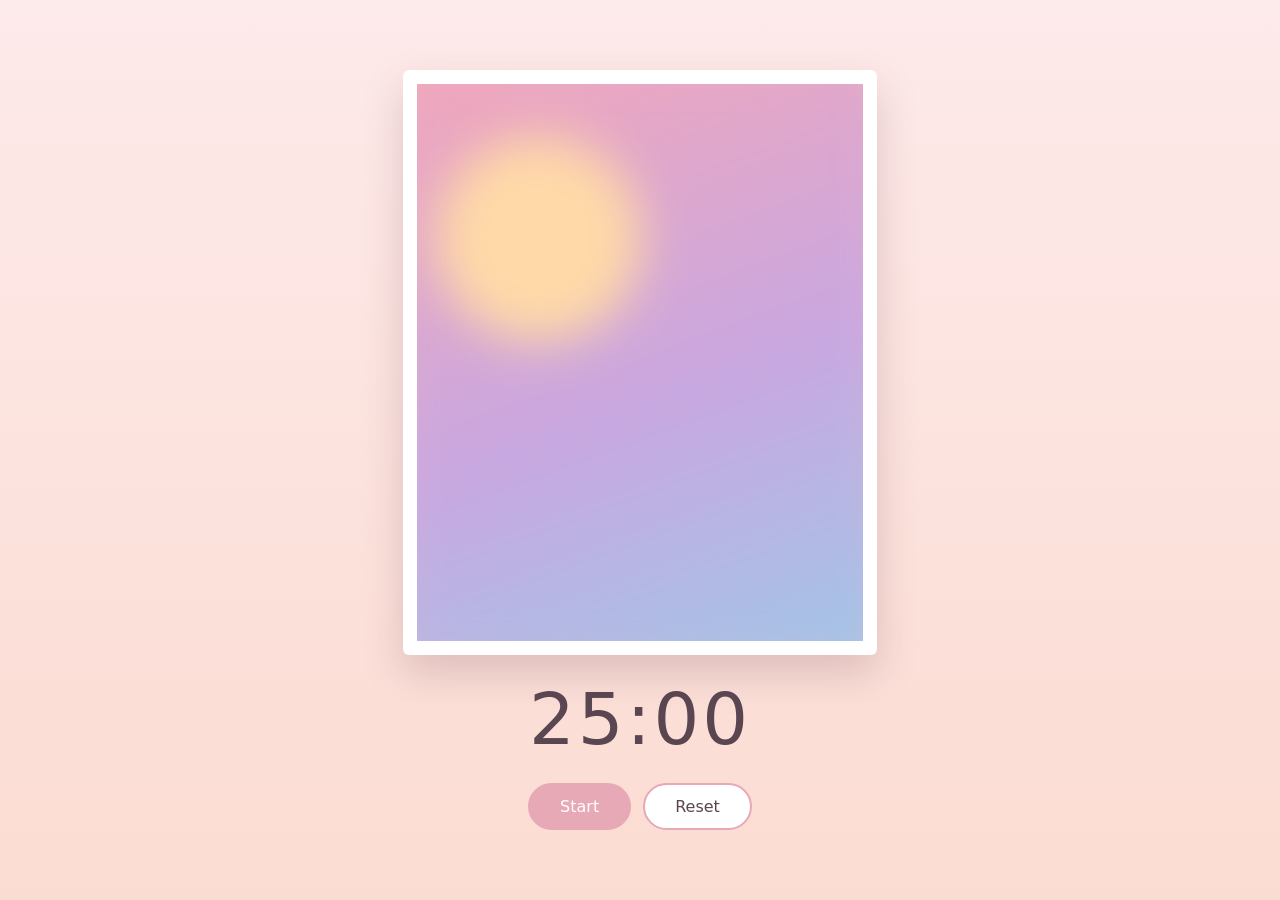
<file: index.html>
<!DOCTYPE html>
<html lang="en">
<head>
  <meta charset="UTF-8">
  <meta name="viewport" content="width=device-width, initial-scale=1.0">
  <title>Pomodoro Art</title>
  <link rel="stylesheet" href="style.css">
</head>
<body>
  <main class="view" id="page">
    <div class="frame"><div class="art"></div></div>
    <div class="label" id="label" hidden>
      <p class="name" id="name"></p>
      <p class="meta" id="meta"></p>
    </div>
    <p class="timer" id="timer">25:00</p>
    <div class="buttons">
      <button class="btn main" type="button" id="start">Start</button>
      <button class="btn main" type="button" id="toggle" hidden>Pause</button>
      <button class="btn" type="button" id="reset">Reset</button>
      <button class="btn main" type="button" id="restart" hidden>Restart session</button>
    </div>
  </main>
  <script src="script.js"></script>
</body>
</html>
</file>
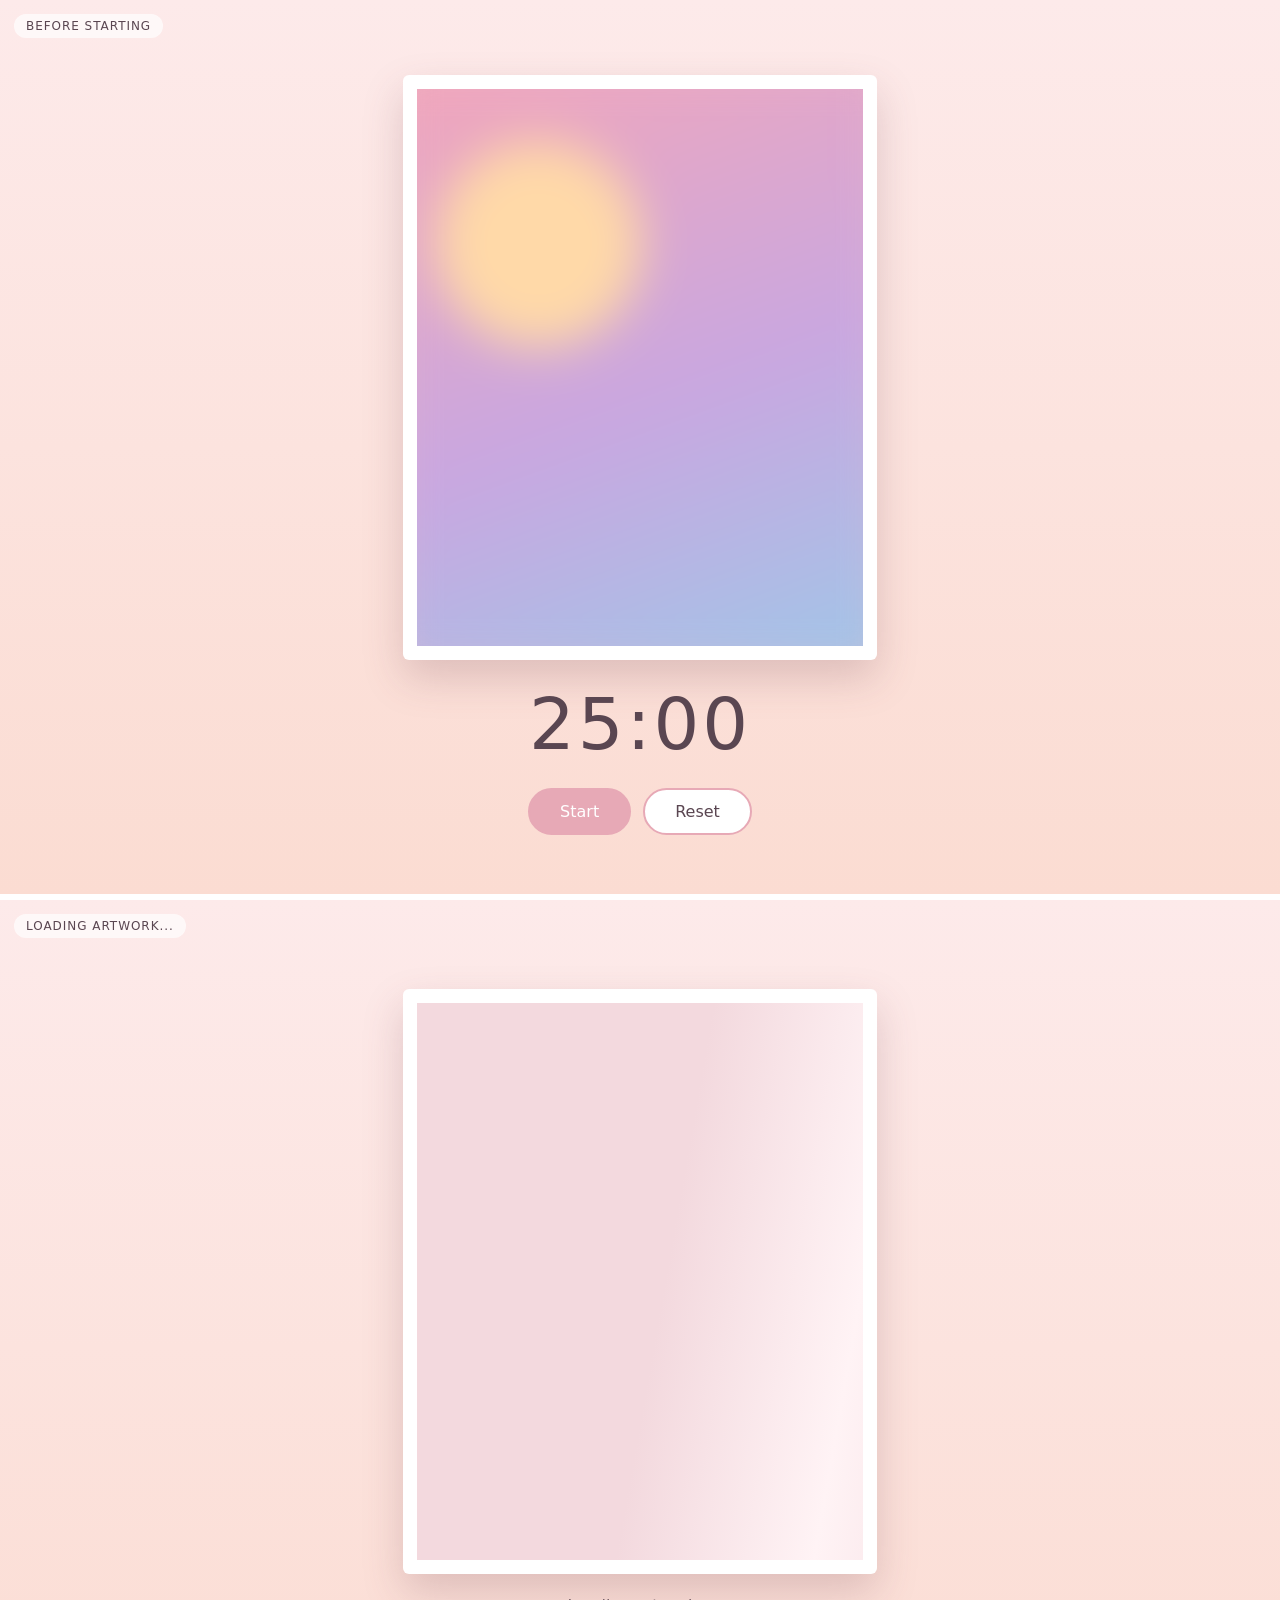
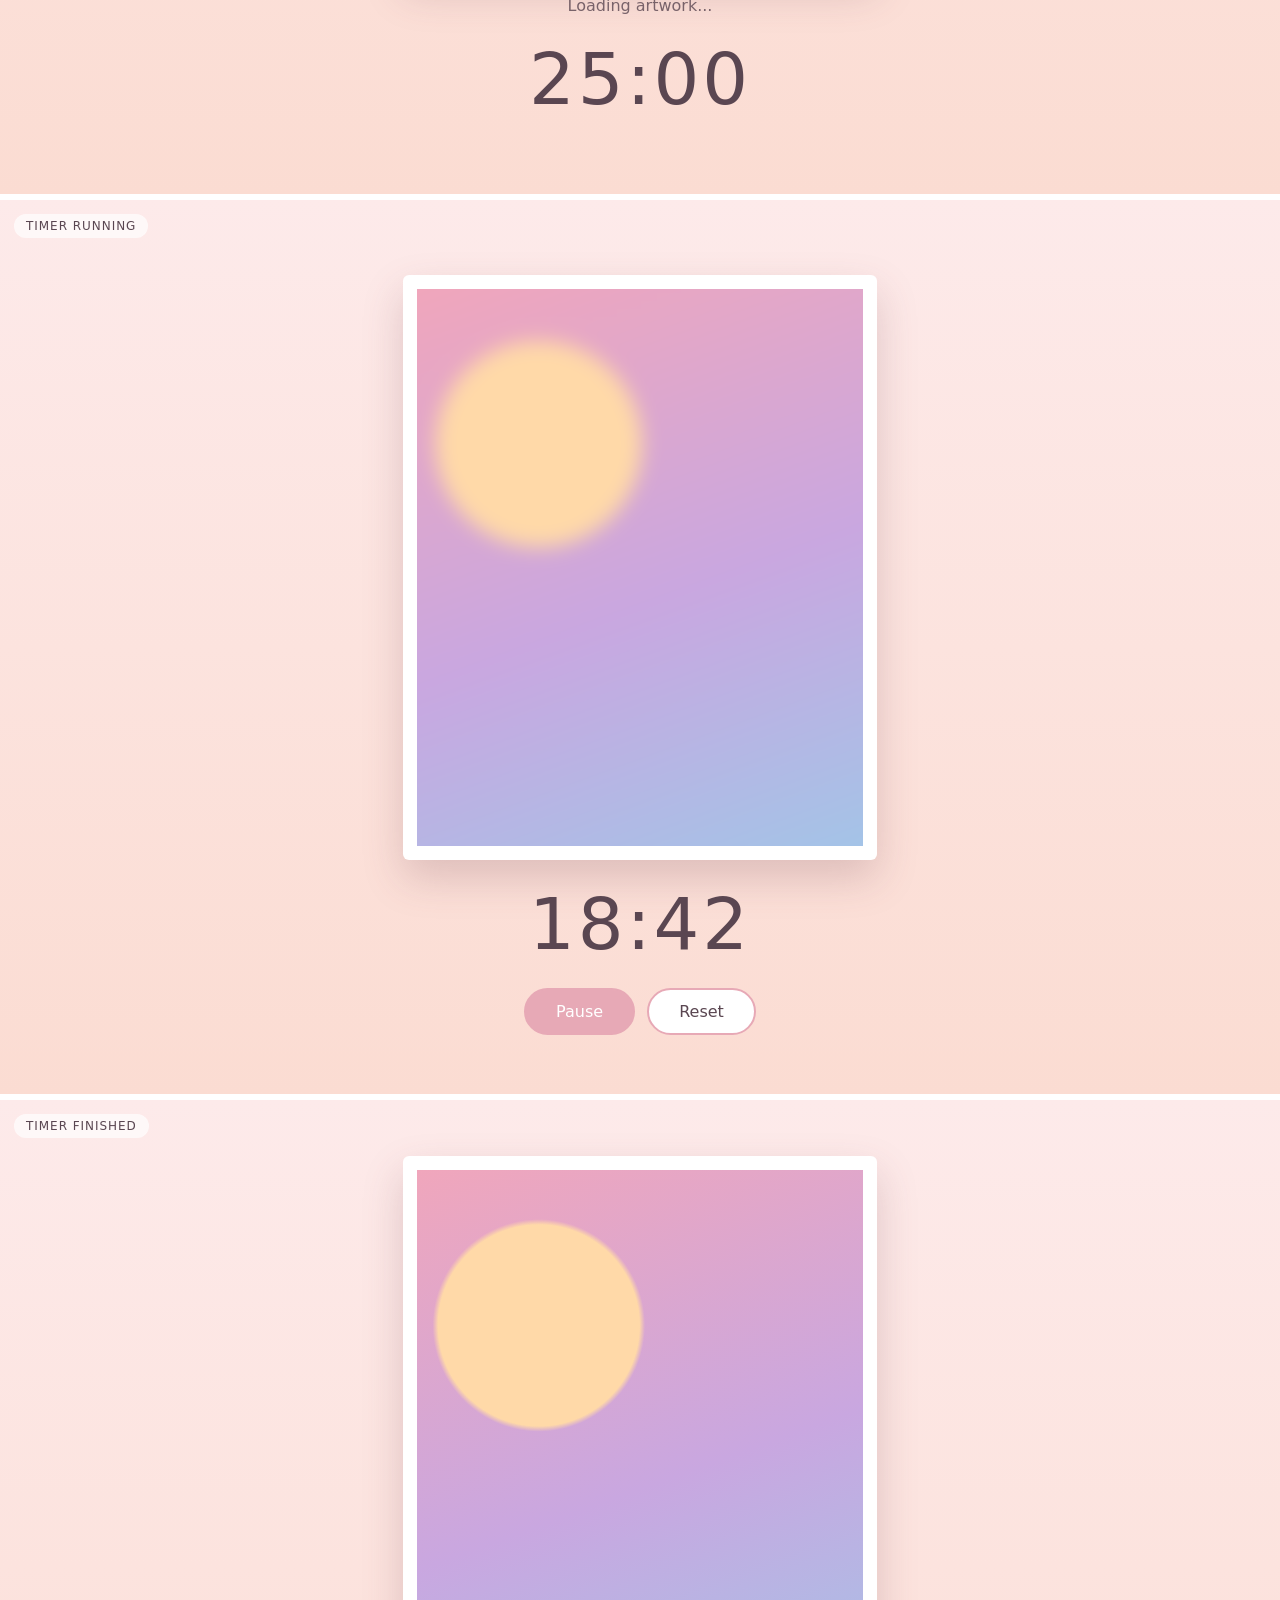
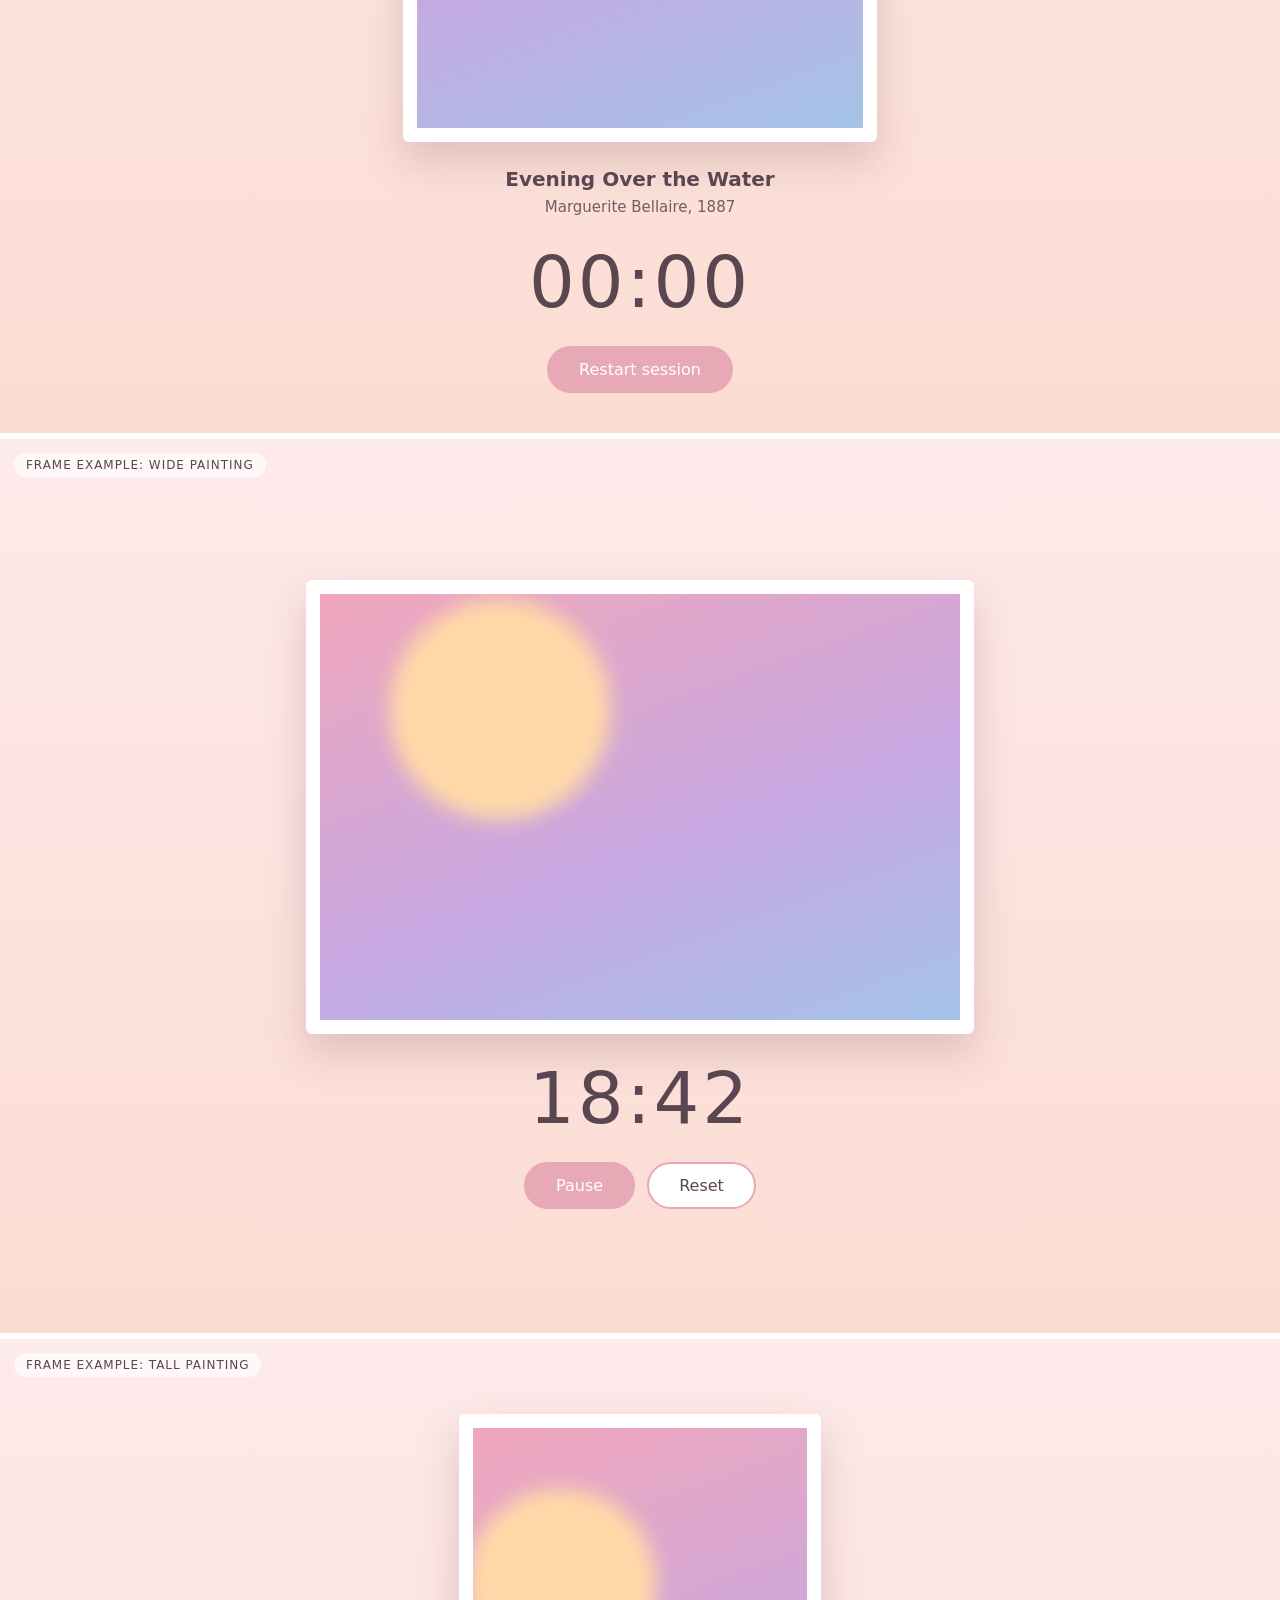
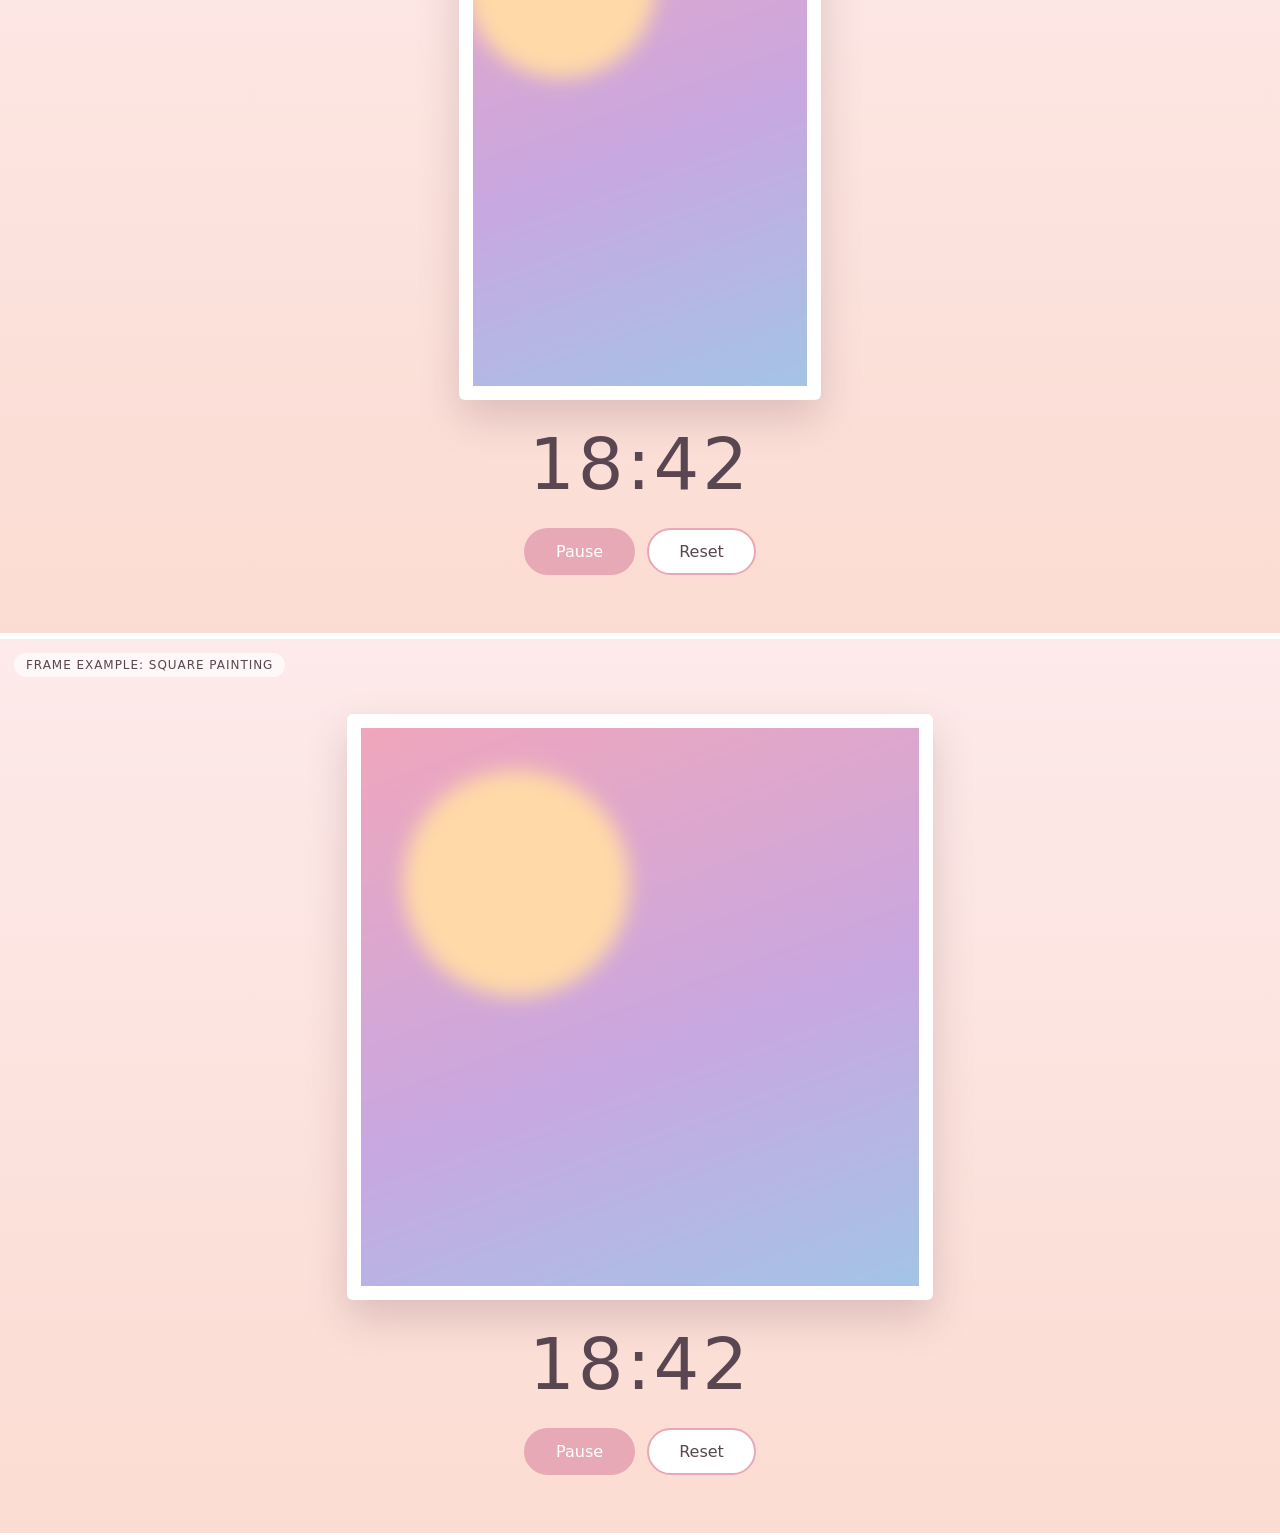
<file: mockups/1-gallery-wall.html>
<!DOCTYPE html>
<html lang="en">
<head>
  <meta charset="UTF-8">
  <meta name="viewport" content="width=device-width, initial-scale=1.0">
  <title>Mockup 1 - Gallery Wall</title>
  <style>
    * { box-sizing: border-box; }
    body {
      margin: 0;
      font-family: system-ui, -apple-system, "Segoe UI", Roboto, Helvetica, Arial, sans-serif;
      color: #5a4651;
      background: #f3dfe2;
    }
    .view {
      position: relative;
      min-height: 100vh;
      padding: 56px 20px 40px;
      display: flex;
      flex-direction: column;
      align-items: center;
      justify-content: center;
      gap: 22px;
      background: linear-gradient(180deg, #fdeaea 0%, #fbdcd2 100%);
      border-bottom: 6px solid #fff;
    }
    .tag {
      position: absolute;
      top: 14px;
      left: 14px;
      font-size: 12px;
      letter-spacing: 0.08em;
      text-transform: uppercase;
      background: rgba(255, 255, 255, 0.7);
      padding: 5px 12px;
      border-radius: 999px;
    }
    /* --r is the painting's width divided by its height (0.8 = tall, 1.5 = wide).
       The painting sets its own size, and the frame wraps around it. */
    .frame {
      --r: 0.8;
      --max-h: 58vh;
      width: fit-content;
      background: #fff;
      padding: 14px;
      border-radius: 6px;
      box-shadow: 0 18px 40px rgba(120, 70, 80, 0.22);
    }
    .frame.wide { --r: 1.5; }
    .frame.tall { --r: 0.6; }
    .frame.square { --r: 1; }
    .art {
      width: min(calc(86vw - 28px), calc(var(--max-h) * var(--r)), 520px);
      aspect-ratio: var(--r);
      overflow: hidden;
      position: relative;
      background: #e9b8c4;
    }
    .art::before {
      content: "";
      position: absolute;
      inset: -30px;
      background:
        radial-gradient(circle at 30% 30%, #ffd9a8 0 18%, transparent 19%),
        linear-gradient(160deg, #f4a6b8 0%, #c9a7e0 55%, #9fc7e8 100%);
    }
    .blur-heavy::before { filter: blur(24px); }
    .blur-medium::before { filter: blur(10px); }
    .loading { background: linear-gradient(100deg, #f3d9de 30%, #fff3f5 50%, #f3d9de 70%); background-size: 200% 100%; animation: shimmer 1.6s linear infinite; }
    .loading::before { display: none; }
    @keyframes shimmer { to { background-position: -200% 0; } }
    .timer {
      font-size: clamp(48px, 12vw, 72px);
      font-weight: 300;
      letter-spacing: 0.04em;
      margin: 0;
    }
    .buttons { display: flex; gap: 12px; }
    .btn {
      font: inherit;
      font-size: 16px;
      padding: 12px 30px;
      border-radius: 999px;
      border: 2px solid #e7a9b6;
      background: #fff;
      color: #5a4651;
    }
    .btn.main { background: #e7a9b6; color: #fff; border-color: #e7a9b6; }
    .label {
      text-align: center;
      line-height: 1.5;
    }
    .label .name { font-size: 20px; font-weight: 600; margin: 0; }
    .label .meta { font-size: 15px; margin: 2px 0 0; opacity: 0.85; }
    .status { margin: 0; font-size: 16px; opacity: 0.8; }

    @media (min-width: 900px) {
      .frame { --max-h: 62vh; }
      .art { width: min(calc(var(--max-h) * var(--r)), 640px); }
    }
  </style>
</head>
<body>

  <section class="view">
    <span class="tag">Before starting</span>
    <div class="frame"><div class="art blur-heavy"></div></div>
    <p class="timer">25:00</p>
    <div class="buttons">
      <button class="btn main">Start</button>
      <button class="btn">Reset</button>
    </div>
  </section>

  <section class="view">
    <span class="tag">Loading artwork...</span>
    <div class="frame"><div class="art loading"></div></div>
    <p class="status">Loading artwork...</p>
    <p class="timer">25:00</p>
  </section>

  <section class="view">
    <span class="tag">Timer running</span>
    <div class="frame"><div class="art blur-medium"></div></div>
    <p class="timer">18:42</p>
    <div class="buttons">
      <button class="btn main">Pause</button>
      <button class="btn">Reset</button>
    </div>
  </section>

  <section class="view">
    <span class="tag">Timer finished</span>
    <div class="frame"><div class="art"></div></div>
    <div class="label">
      <p class="name">Evening Over the Water</p>
      <p class="meta">Marguerite Bellaire, 1887</p>
    </div>
    <p class="timer">00:00</p>
    <div class="buttons">
      <button class="btn main">Restart session</button>
    </div>
  </section>

  <section class="view">
    <span class="tag">Frame example: wide painting</span>
    <div class="frame wide"><div class="art blur-medium"></div></div>
    <p class="timer">18:42</p>
    <div class="buttons">
      <button class="btn main">Pause</button>
      <button class="btn">Reset</button>
    </div>
  </section>

  <section class="view">
    <span class="tag">Frame example: tall painting</span>
    <div class="frame tall"><div class="art blur-medium"></div></div>
    <p class="timer">18:42</p>
    <div class="buttons">
      <button class="btn main">Pause</button>
      <button class="btn">Reset</button>
    </div>
  </section>

  <section class="view">
    <span class="tag">Frame example: square painting</span>
    <div class="frame square"><div class="art blur-medium"></div></div>
    <p class="timer">18:42</p>
    <div class="buttons">
      <button class="btn main">Pause</button>
      <button class="btn">Reset</button>
    </div>
  </section>

</body>
</html>
</file>
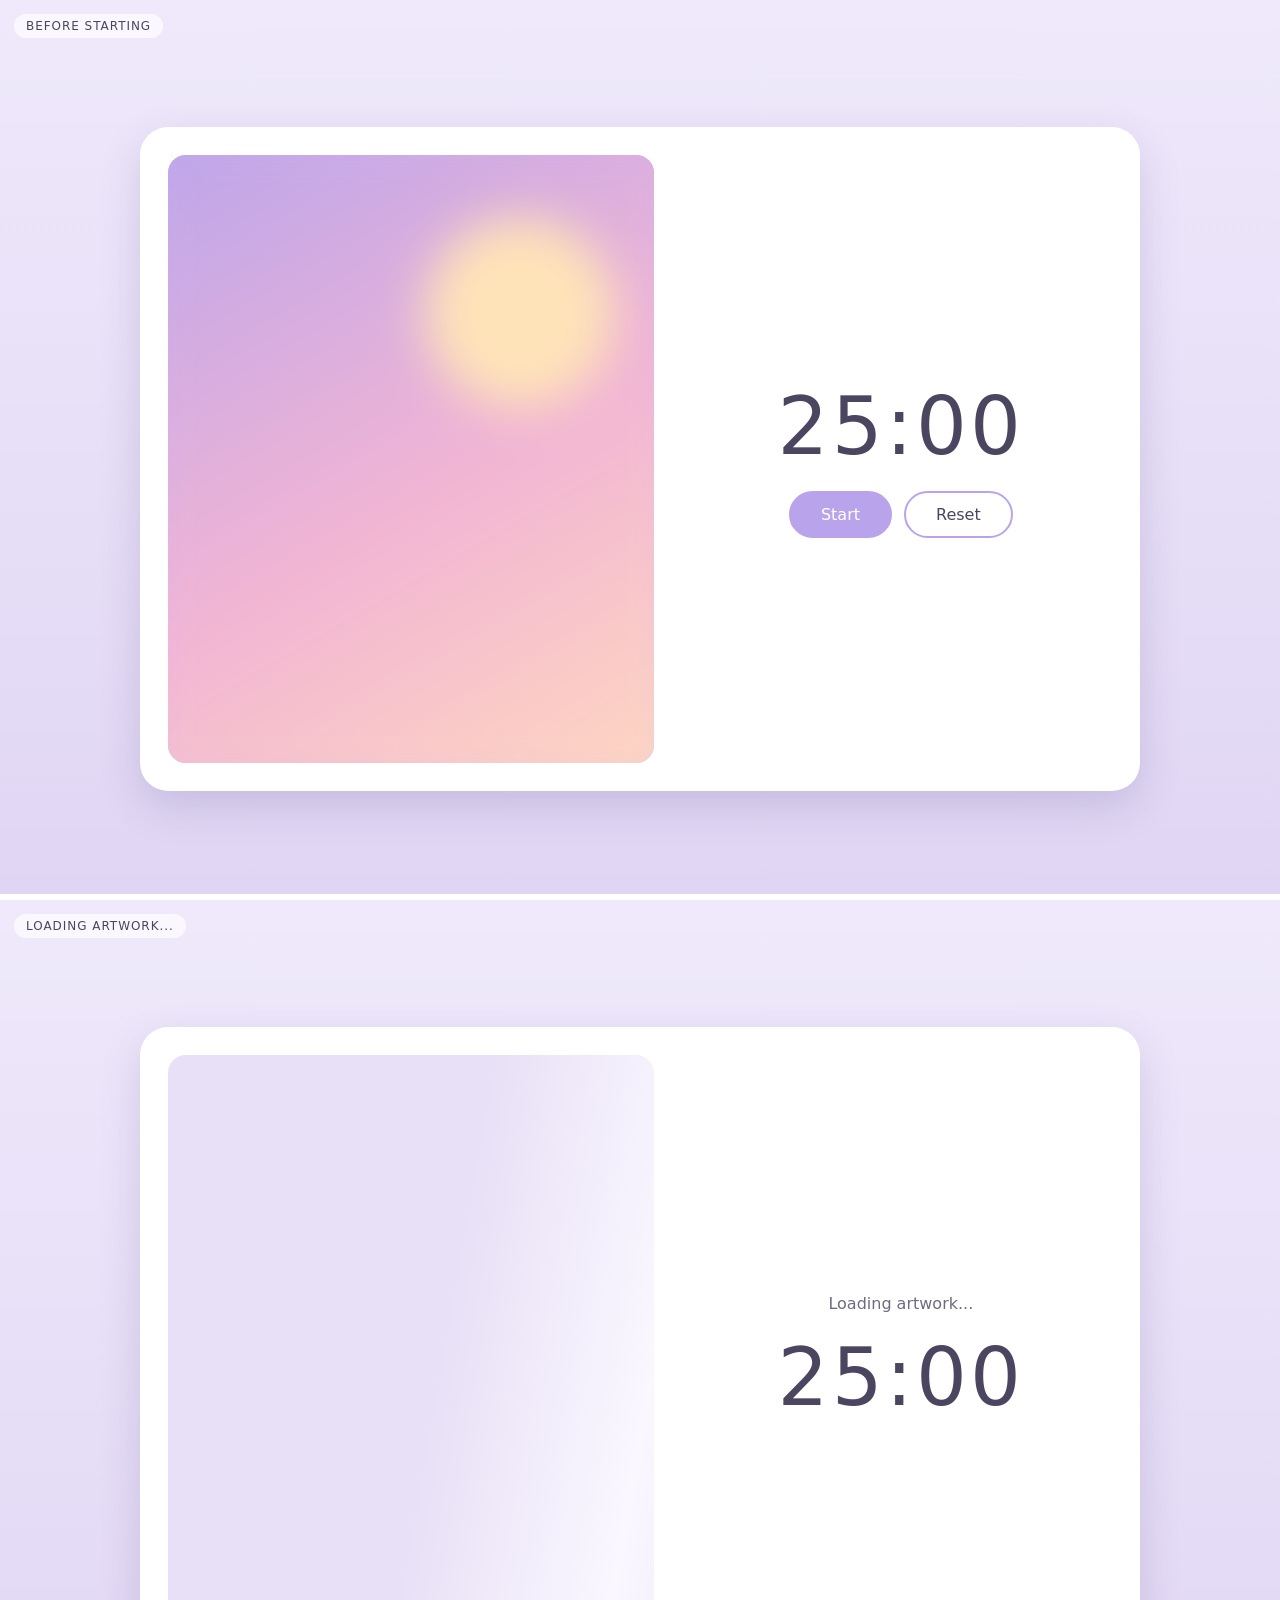
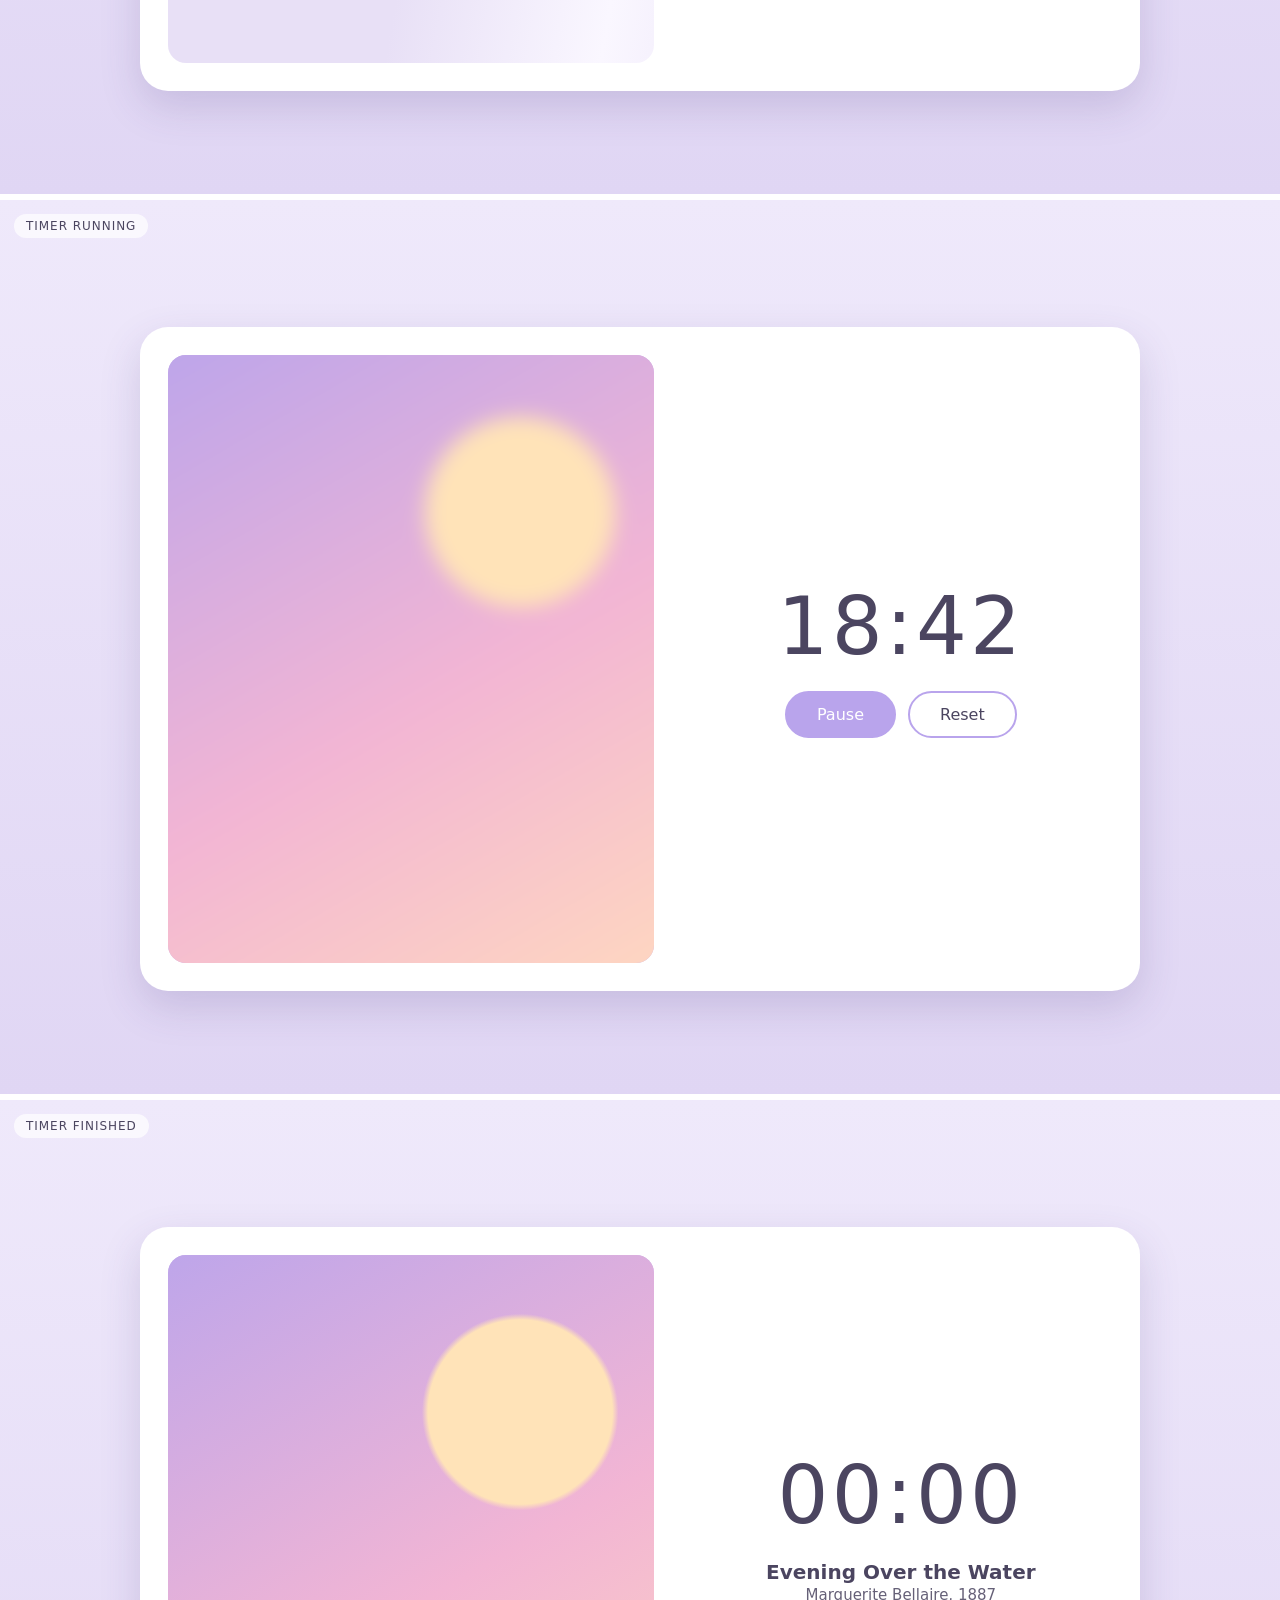
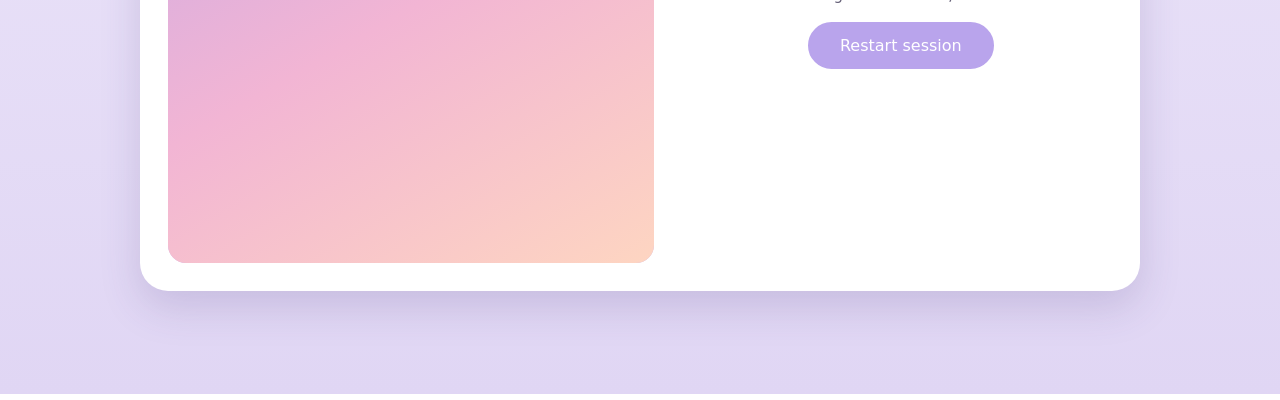
<file: mockups/2-side-by-side.html>
<!DOCTYPE html>
<html lang="en">
<head>
  <meta charset="UTF-8">
  <meta name="viewport" content="width=device-width, initial-scale=1.0">
  <title>Mockup 2 - Side by Side</title>
  <style>
    * { box-sizing: border-box; }
    body {
      margin: 0;
      font-family: system-ui, -apple-system, "Segoe UI", Roboto, Helvetica, Arial, sans-serif;
      color: #4b4560;
      background: #e6dff5;
    }
    .view {
      position: relative;
      min-height: 100vh;
      padding: 56px 16px 32px;
      display: flex;
      align-items: center;
      justify-content: center;
      background: linear-gradient(180deg, #efe9fb 0%, #e0d6f4 100%);
      border-bottom: 6px solid #fff;
    }
    .tag {
      position: absolute;
      top: 14px;
      left: 14px;
      font-size: 12px;
      letter-spacing: 0.08em;
      text-transform: uppercase;
      background: rgba(255, 255, 255, 0.7);
      padding: 5px 12px;
      border-radius: 999px;
    }
    .card {
      width: min(100%, 460px);
      background: #fff;
      border-radius: 28px;
      padding: 18px;
      box-shadow: 0 16px 40px rgba(80, 60, 130, 0.18);
      display: grid;
      gap: 20px;
    }
    .art {
      width: 100%;
      aspect-ratio: 4 / 3;
      border-radius: 18px;
      overflow: hidden;
      position: relative;
      background: #cdb8ee;
    }
    .art::before {
      content: "";
      position: absolute;
      inset: -30px;
      background:
        radial-gradient(circle at 70% 28%, #ffe3b8 0 15%, transparent 16%),
        linear-gradient(150deg, #b9a4ec 0%, #f2b5d4 55%, #ffd9bf 100%);
    }
    .blur-heavy::before { filter: blur(24px); }
    .blur-medium::before { filter: blur(10px); }
    .loading { background: linear-gradient(100deg, #e8e0f6 30%, #faf7ff 50%, #e8e0f6 70%); background-size: 200% 100%; animation: shimmer 1.6s linear infinite; }
    .loading::before { display: none; }
    @keyframes shimmer { to { background-position: -200% 0; } }
    .info { display: flex; flex-direction: column; align-items: center; justify-content: center; gap: 18px; text-align: center; }
    .timer {
      font-size: clamp(52px, 14vw, 80px);
      font-weight: 300;
      letter-spacing: 0.04em;
      margin: 0;
    }
    .buttons { display: flex; gap: 12px; flex-wrap: wrap; justify-content: center; }
    .btn {
      font: inherit;
      font-size: 16px;
      padding: 12px 30px;
      border-radius: 999px;
      border: 2px solid #b9a4ec;
      background: #fff;
      color: #4b4560;
    }
    .btn.main { background: #b9a4ec; color: #fff; }
    .name { font-size: 20px; font-weight: 600; margin: 0; }
    .meta { font-size: 15px; margin: 2px 0 0; opacity: 0.85; }
    .status { margin: 0; font-size: 16px; opacity: 0.8; }

    @media (min-width: 900px) {
      .card {
        width: min(94vw, 1000px);
        grid-template-columns: 1.15fr 1fr;
        gap: 36px;
        padding: 28px;
      }
      .art { aspect-ratio: 4 / 5; max-height: 72vh; }
    }
  </style>
</head>
<body>

  <section class="view">
    <span class="tag">Before starting</span>
    <div class="card">
      <div class="art blur-heavy"></div>
      <div class="info">
        <p class="timer">25:00</p>
        <div class="buttons">
          <button class="btn main">Start</button>
          <button class="btn">Reset</button>
        </div>
      </div>
    </div>
  </section>

  <section class="view">
    <span class="tag">Loading artwork...</span>
    <div class="card">
      <div class="art loading"></div>
      <div class="info">
        <p class="status">Loading artwork...</p>
        <p class="timer">25:00</p>
      </div>
    </div>
  </section>

  <section class="view">
    <span class="tag">Timer running</span>
    <div class="card">
      <div class="art blur-medium"></div>
      <div class="info">
        <p class="timer">18:42</p>
        <div class="buttons">
          <button class="btn main">Pause</button>
          <button class="btn">Reset</button>
        </div>
      </div>
    </div>
  </section>

  <section class="view">
    <span class="tag">Timer finished</span>
    <div class="card">
      <div class="art"></div>
      <div class="info">
        <p class="timer">00:00</p>
        <div>
          <p class="name">Evening Over the Water</p>
          <p class="meta">Marguerite Bellaire, 1887</p>
        </div>
        <div class="buttons">
          <button class="btn main">Restart session</button>
        </div>
      </div>
    </div>
  </section>

</body>
</html>
</file>
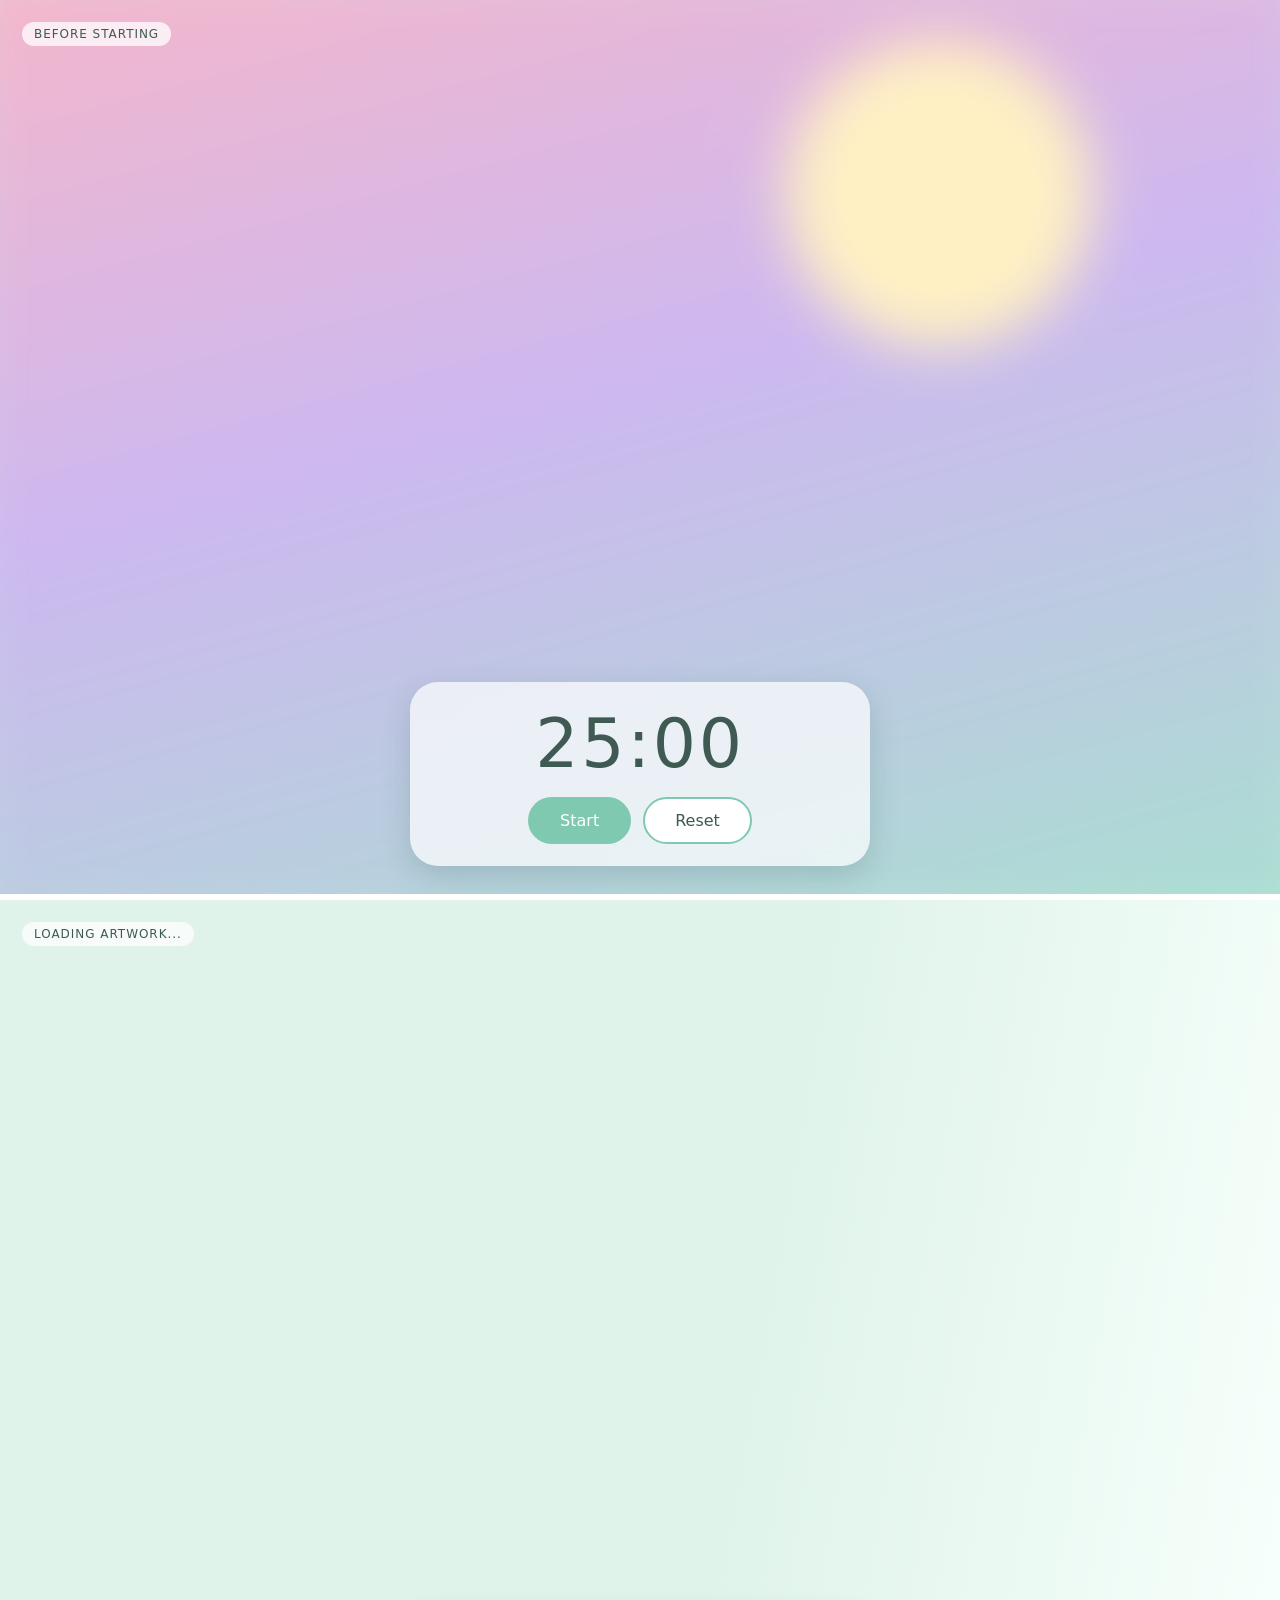
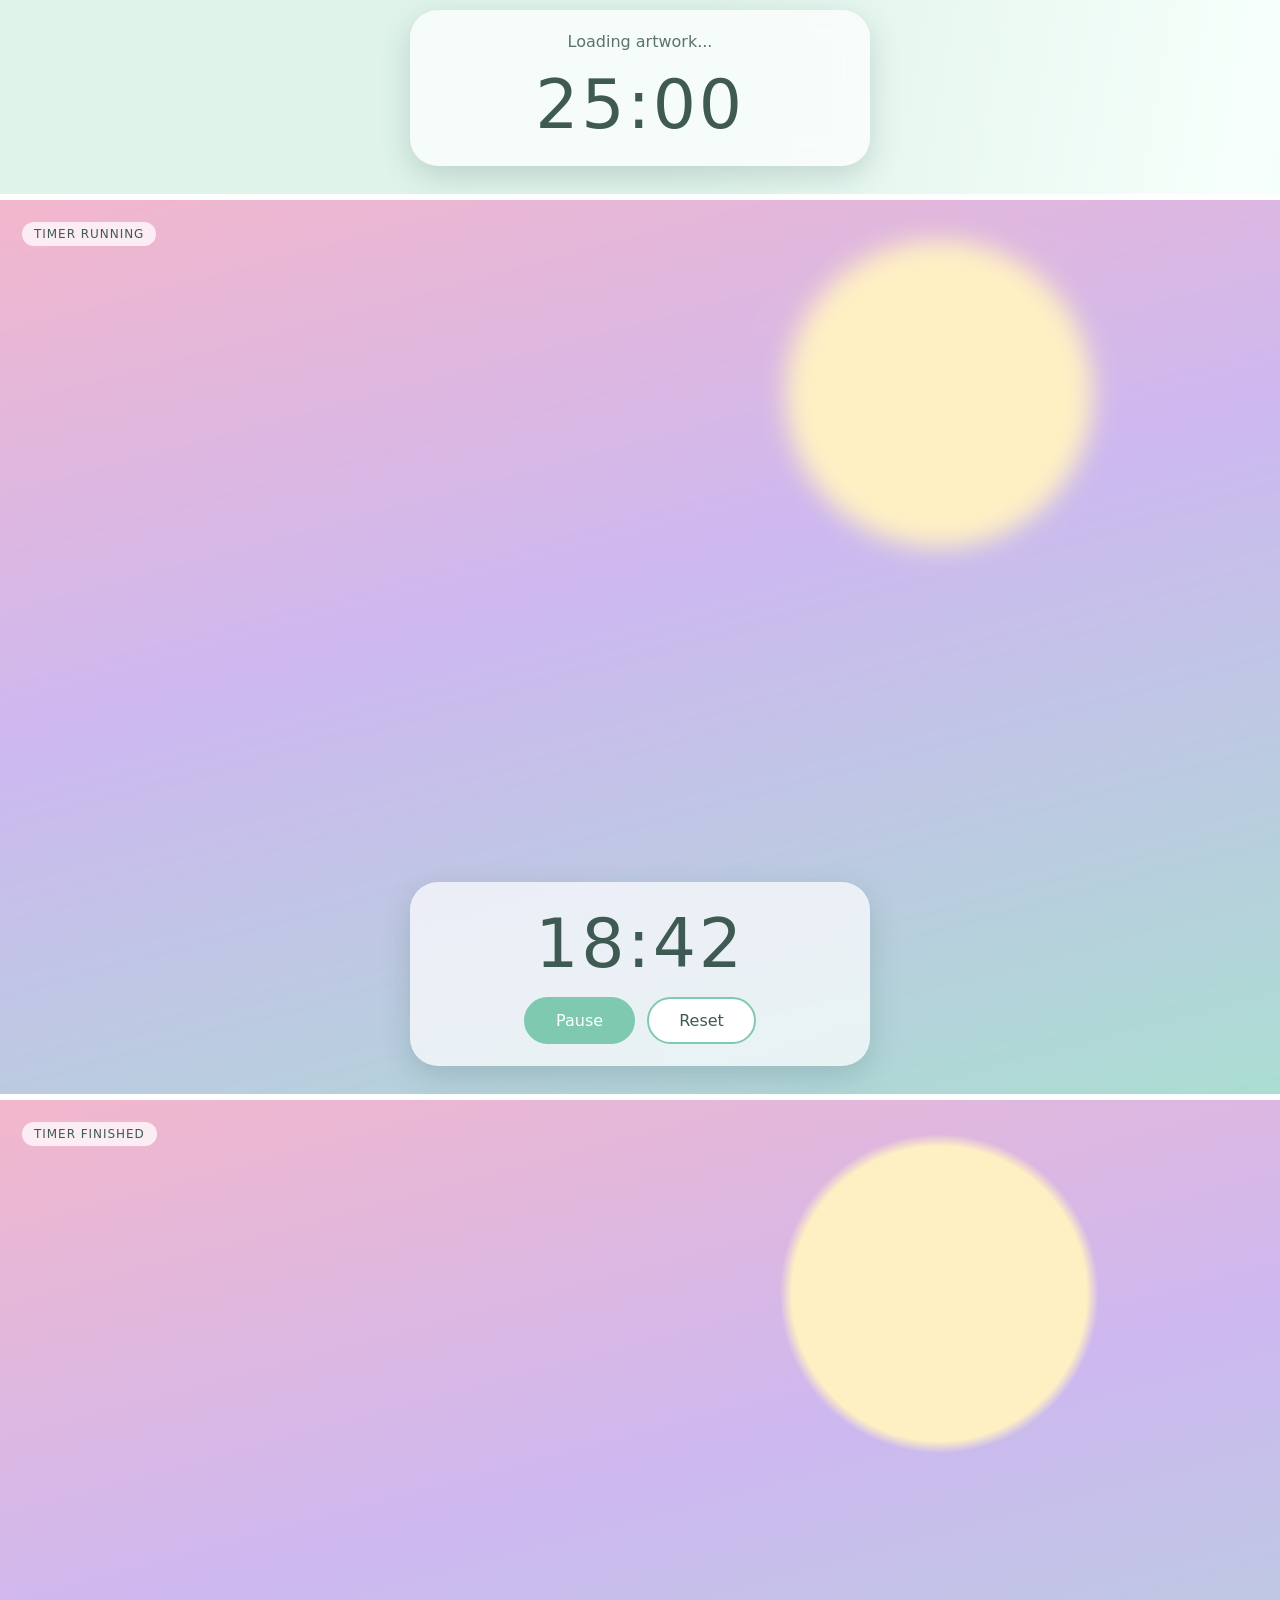
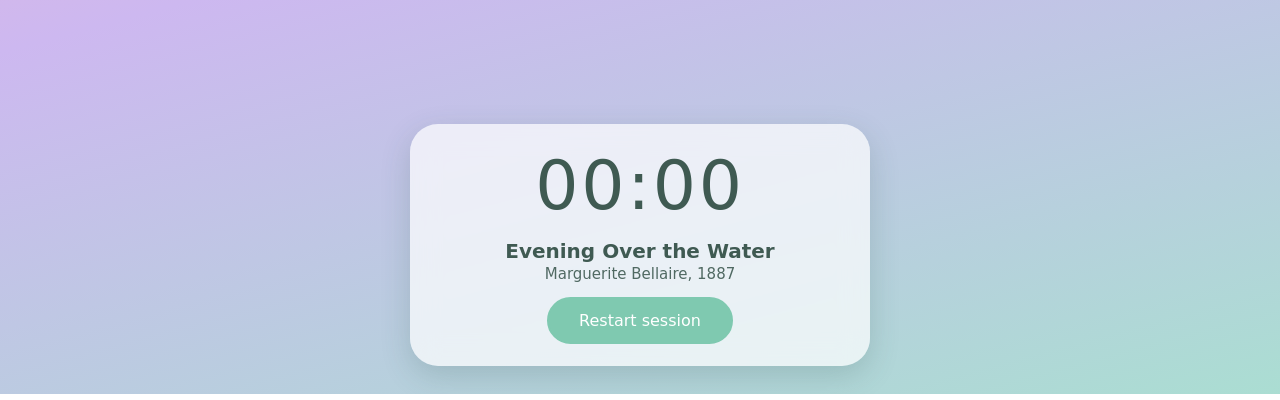
<file: mockups/3-full-bleed.html>
<!DOCTYPE html>
<html lang="en">
<head>
  <meta charset="UTF-8">
  <meta name="viewport" content="width=device-width, initial-scale=1.0">
  <title>Mockup 3 - Full Bleed</title>
  <style>
    * { box-sizing: border-box; }
    body {
      margin: 0;
      font-family: system-ui, -apple-system, "Segoe UI", Roboto, Helvetica, Arial, sans-serif;
      color: #3f5a52;
      background: #d9efe6;
    }
    .view {
      position: relative;
      height: 100vh;
      min-height: 620px;
      overflow: hidden;
      display: flex;
      align-items: flex-end;
      justify-content: center;
      padding: 0 16px 28px;
      border-bottom: 6px solid #fff;
      box-shadow: inset 0 0 0 10px #cfeee0;
    }
    .art {
      position: absolute;
      inset: -40px;
      background:
        radial-gradient(circle at 72% 24%, #fff0c4 0 12%, transparent 13%),
        linear-gradient(165deg, #f6b7c9 0%, #cdb8f0 45%, #a8e0d0 100%);
    }
    .blur-heavy { filter: blur(28px); }
    .blur-medium { filter: blur(12px); }
    .loading { background: linear-gradient(100deg, #dff3ea 30%, #f6fffb 50%, #dff3ea 70%); background-size: 200% 100%; animation: shimmer 1.6s linear infinite; }
    @keyframes shimmer { to { background-position: -200% 0; } }
    .tag {
      position: absolute;
      top: 22px;
      left: 22px;
      z-index: 2;
      font-size: 12px;
      letter-spacing: 0.08em;
      text-transform: uppercase;
      background: rgba(255, 255, 255, 0.75);
      padding: 5px 12px;
      border-radius: 999px;
    }
    .panel {
      position: relative;
      z-index: 1;
      width: min(100%, 460px);
      padding: 22px 24px;
      border-radius: 28px;
      background: rgba(255, 255, 255, 0.7);
      -webkit-backdrop-filter: blur(14px);
      backdrop-filter: blur(14px);
      box-shadow: 0 10px 30px rgba(50, 90, 80, 0.2);
      text-align: center;
      display: flex;
      flex-direction: column;
      align-items: center;
      gap: 14px;
    }
    .timer {
      font-size: clamp(48px, 13vw, 68px);
      font-weight: 300;
      letter-spacing: 0.04em;
      margin: 0;
    }
    .buttons { display: flex; gap: 12px; flex-wrap: wrap; justify-content: center; }
    .btn {
      font: inherit;
      font-size: 16px;
      padding: 12px 30px;
      border-radius: 999px;
      border: 2px solid #7fc9b0;
      background: #fff;
      color: #3f5a52;
    }
    .btn.main { background: #7fc9b0; color: #fff; }
    .name { font-size: 20px; font-weight: 600; margin: 0; }
    .meta { font-size: 15px; margin: 2px 0 0; opacity: 0.9; }
    .status { margin: 0; font-size: 16px; opacity: 0.85; }
  </style>
</head>
<body>

  <section class="view">
    <span class="tag">Before starting</span>
    <div class="art blur-heavy"></div>
    <div class="panel">
      <p class="timer">25:00</p>
      <div class="buttons">
        <button class="btn main">Start</button>
        <button class="btn">Reset</button>
      </div>
    </div>
  </section>

  <section class="view">
    <span class="tag">Loading artwork...</span>
    <div class="art loading"></div>
    <div class="panel">
      <p class="status">Loading artwork...</p>
      <p class="timer">25:00</p>
    </div>
  </section>

  <section class="view">
    <span class="tag">Timer running</span>
    <div class="art blur-medium"></div>
    <div class="panel">
      <p class="timer">18:42</p>
      <div class="buttons">
        <button class="btn main">Pause</button>
        <button class="btn">Reset</button>
      </div>
    </div>
  </section>

  <section class="view">
    <span class="tag">Timer finished</span>
    <div class="art"></div>
    <div class="panel">
      <p class="timer">00:00</p>
      <div>
        <p class="name">Evening Over the Water</p>
        <p class="meta">Marguerite Bellaire, 1887</p>
      </div>
      <div class="buttons">
        <button class="btn main">Restart session</button>
      </div>
    </div>
  </section>

</body>
</html>
</file>
<file: style.css>
* { box-sizing: border-box; }

body {
  margin: 0;
  font-family: system-ui, -apple-system, "Segoe UI", Roboto, Helvetica, Arial, sans-serif;
  color: #5a4651;
  background: #f3dfe2;
}

.view {
  min-height: 100vh;
  padding: 40px 20px;
  display: flex;
  flex-direction: column;
  align-items: center;
  justify-content: center;
  gap: 22px;
  background: linear-gradient(180deg, #fdeaea 0%, #fbdcd2 100%);
}

/* --r is the painting's width divided by its height. The frame wraps around the painting. */
.frame {
  --r: 0.8;
  --max-h: 58vh;
  width: fit-content;
  background: #fff;
  padding: 14px;
  border-radius: 6px;
  box-shadow: 0 18px 40px rgba(120, 70, 80, 0.22);
}

.art {
  width: min(calc(86vw - 28px), calc(var(--max-h) * var(--r)), 520px);
  aspect-ratio: var(--r);
  overflow: hidden;
  position: relative;
  background: #e9b8c4;
}

.art::before {
  content: "";
  position: absolute;
  inset: -30px;
  background:
    radial-gradient(circle at 30% 30%, #ffd9a8 0 18%, transparent 19%),
    linear-gradient(160deg, #f4a6b8 0%, #c9a7e0 55%, #9fc7e8 100%);
  filter: blur(24px);
}

.timer {
  font-size: clamp(48px, 12vw, 72px);
  font-weight: 300;
  letter-spacing: 0.04em;
  margin: 0;
}

.buttons { display: flex; gap: 12px; }

.btn {
  font: inherit;
  font-size: 16px;
  padding: 12px 30px;
  border-radius: 999px;
  border: 2px solid #e7a9b6;
  background: #fff;
  color: #5a4651;
}

.btn.main {
  background: #e7a9b6;
  color: #fff;
}

/* While the timer is running or paused, the painting is a little less blurred. */
.running .art::before { filter: blur(10px); }

/* When the timer finishes, the painting is fully sharp. */
.finished .art::before { filter: none; }

.label {
  text-align: center;
  line-height: 1.5;
}

.label .name {
  font-size: 20px;
  font-weight: 600;
  margin: 0;
}

.label .meta {
  font-size: 15px;
  margin: 2px 0 0;
  opacity: 0.85;
}

@media (min-width: 900px) {
  .frame { --max-h: 62vh; }
  .art { width: min(calc(var(--max-h) * var(--r)), 640px); }
}
</file>
